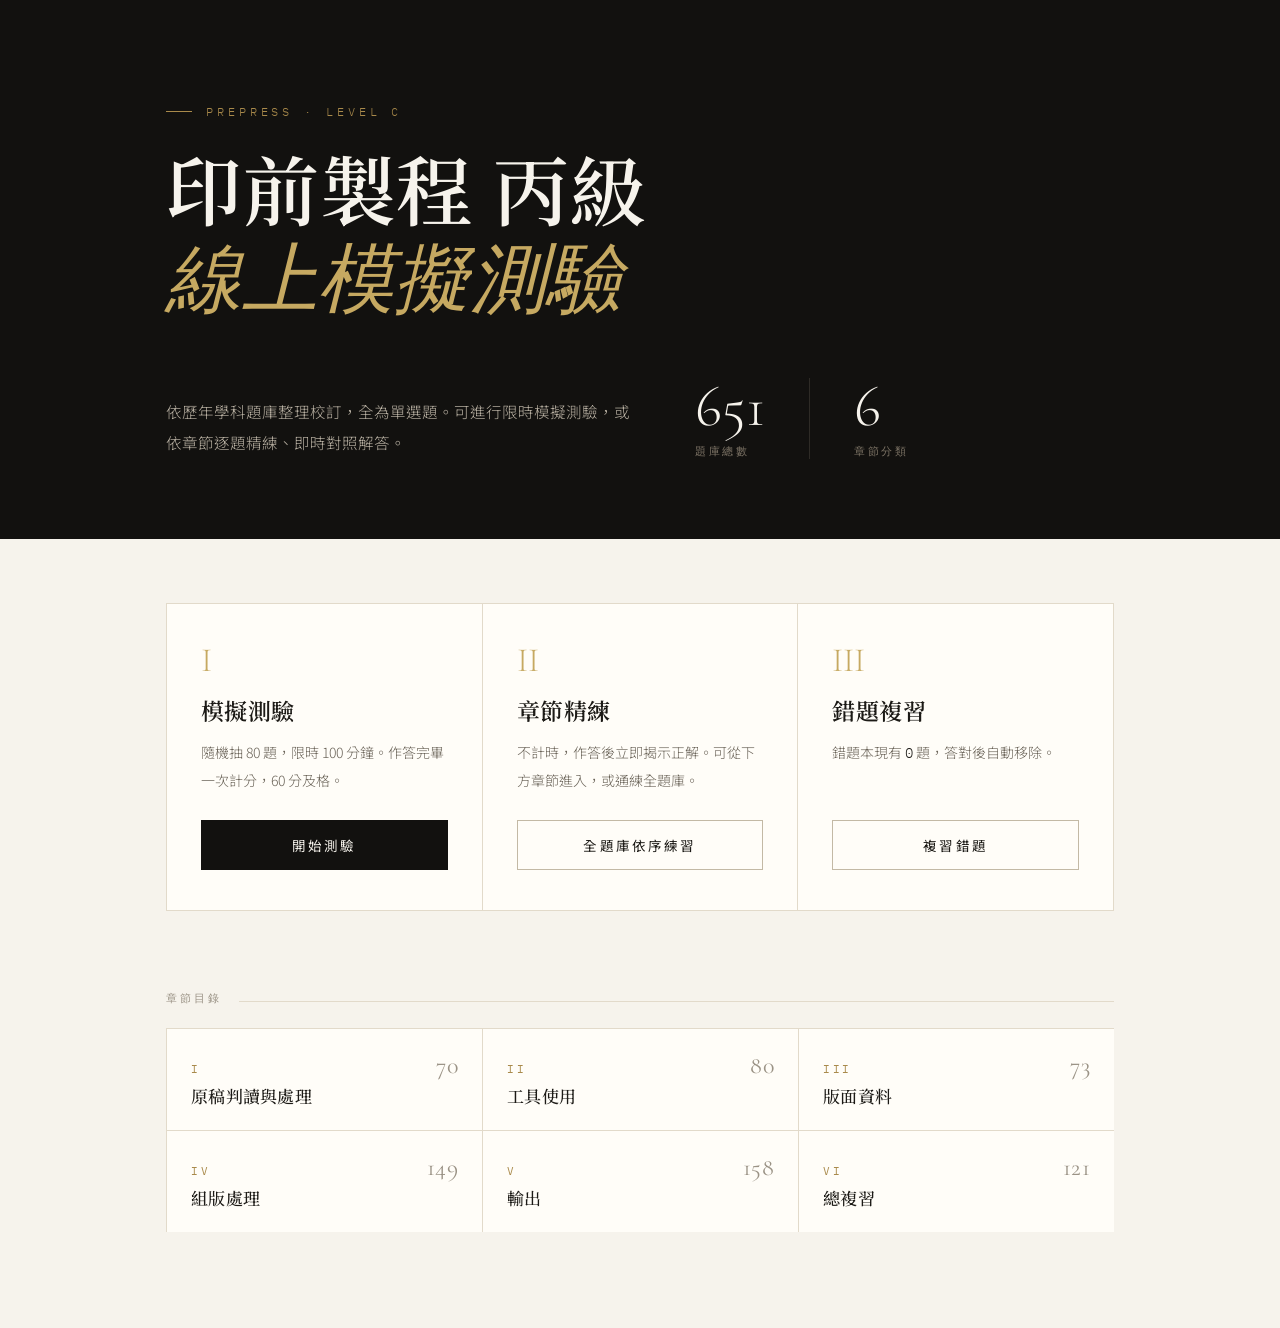
<file: index.html>
<!DOCTYPE html>
<html lang="zh-Hant">
<head>
<meta charset="utf-8">
<meta name="viewport" content="width=device-width, initial-scale=1">
<title>印前製程丙級 線上模擬測驗</title>
<link rel="preconnect" href="https://fonts.googleapis.com">
<link rel="preconnect" href="https://fonts.gstatic.com" crossorigin>
<link href="https://fonts.googleapis.com/css2?family=Noto+Serif+TC:wght@500;600;700;900&family=Noto+Sans+TC:wght@300;400;500;700&family=Cormorant+Garamond:ital,wght@0,400;0,600;1,400&family=IBM+Plex+Mono:wght@400;500&display=swap" rel="stylesheet">
<link rel="stylesheet" href="./style.css">
<script src="./questions.js" defer></script>
<script src="./app.js" defer></script>
</head>
<body>
<div class="app">

  <!-- ==================== 載入中 ==================== -->
  <section id="view-loading" class="loading">載入題庫中…</section>

  <!-- ==================== 首頁 ==================== -->
  <section id="view-home" hidden>
    <header class="hero">
      <div class="wrap">
        <div class="eyebrow"><span>Prepress · Level C</span></div>
        <h1 class="hero-title">印前製程 丙級<br><span>線上模擬測驗</span></h1>
        <div class="hero-meta">
          <p class="hero-lead">依歷年學科題庫整理校訂，全為單選題。可進行限時模擬測驗，或依章節逐題精練、即時對照解答。</p>
          <div class="hero-stats">
            <div>
              <div class="hero-num" id="bank-count">0</div>
              <div class="hero-label">題庫總數</div>
            </div>
            <div class="hero-divider"></div>
            <div>
              <div class="hero-num" id="chapter-count">0</div>
              <div class="hero-label">章節分類</div>
            </div>
          </div>
        </div>
      </div>
    </header>

    <main class="wrap page-body">
      <div id="resume-card" class="resume-card" hidden>
        <div>
          <div class="mono-label">RESUME</div>
          <div class="resume-label" id="saved-label"></div>
        </div>
        <div class="btn-row">
          <button class="btn btn--dark" data-action="resume">繼續作答</button>
          <button class="btn btn--ghost" data-action="discard">丟棄</button>
        </div>
      </div>

      <div class="modes">
        <article class="mode-card">
          <div class="mode-num">I</div>
          <h2>模擬測驗</h2>
          <p>隨機抽 <span id="exam-count"></span> 題，限時 <span id="exam-minutes"></span> 分鐘。作答完畢一次計分，<span id="pass-score"></span> 分及格。</p>
          <button class="btn btn--dark" data-action="startExam">開始測驗</button>
        </article>
        <article class="mode-card">
          <div class="mode-num">II</div>
          <h2>章節精練</h2>
          <p>不計時，作答後立即揭示正解。可從下方章節進入，或通練全題庫。</p>
          <button class="btn btn--outline" data-action="startAll">全題庫依序練習</button>
        </article>
        <article class="mode-card">
          <div class="mode-num">III</div>
          <h2>錯題複習</h2>
          <p>錯題本現有 <span class="inline-num" id="home-wrong-count">0</span> 題，答對後自動移除。</p>
          <button class="btn btn--outline" data-action="startWrong">複習錯題</button>
        </article>
      </div>

      <div class="section-head"><h3>章節目錄</h3></div>
      <div class="chapters" id="chapter-list"></div>

      <div class="history" id="history" hidden>
        <div class="section-head"><h3>近期紀錄</h3></div>
        <div id="history-list"></div>
      </div>
    </main>
  </section>

  <!-- ==================== 作答頁 ==================== -->
  <section id="view-quiz" hidden>
    <div class="toolbar">
      <div class="wrap wrap--quiz toolbar-inner">
        <button class="btn btn--ghost btn--sm" data-action="home">← 首頁</button>
        <div class="toolbar-title">
          <div class="mono-label" id="quiz-mode"></div>
          <div class="quiz-pos">第 <span id="quiz-no"></span> / <span id="quiz-total"></span> 題<span class="quiz-answered">　已答 <span id="quiz-answered"></span></span></div>
        </div>
        <div class="timer" id="timer" hidden></div>
        <button class="btn btn--ghost btn--sm" data-action="togglePalette">題號</button>
        <button class="btn btn--dark btn--submit" data-action="submit">交卷</button>
      </div>
      <div class="progress"><div class="progress-bar" id="progress-bar"></div></div>
    </div>

    <div class="wrap wrap--quiz page-body">
      <div class="palette" id="palette" hidden></div>

      <div class="q-card">
        <div class="q-head">
          <div class="q-num" id="q-num"></div>
          <div class="q-chapter" id="q-chapter"></div>
        </div>
        <p class="q-text" id="q-text"></p>
        <div class="options" id="options"></div>
        <div class="feedback" id="feedback" hidden></div>
      </div>

      <div class="seg quiz-nav">
        <button class="seg-btn" data-action="prev">上一題</button>
        <button class="seg-btn seg-btn--primary" data-action="next">下一題</button>
      </div>
      <p class="key-hint">A–D / 1–4 作答　←→ 換題</p>
    </div>
  </section>

  <!-- ==================== 成績頁 ==================== -->
  <section id="view-result" hidden>
    <header class="hero hero--result">
      <div class="wrap wrap--result">
        <div class="eyebrow"><span id="result-mode"></span></div>
        <div class="result-summary">
          <div class="score">
            <div class="score-num" id="score"></div>
            <div class="score-side">
              <span class="score-unit">分</span>
              <span class="pass-badge" id="pass-badge"></span>
            </div>
          </div>
          <div class="stats" id="stats"></div>
        </div>
      </div>
    </header>

    <main class="wrap wrap--result page-body">
      <div class="seg result-actions">
        <button class="seg-btn seg-btn--primary" data-action="retry">再測一次</button>
        <button class="seg-btn" data-action="startWrong">複習錯題（<span id="result-wrong-count">0</span>）</button>
        <button class="seg-btn seg-btn--muted" data-action="home">回首頁</button>
      </div>

      <div class="section-head"><h3>章節正確率</h3></div>
      <div class="breakdown" id="breakdown"></div>

      <div class="section-head"><h3>檢討 · 答錯與未作答</h3></div>
      <div class="review" id="review"></div>
      <p class="all-correct" id="all-correct" hidden>全部答對，沒有需要檢討的題目。</p>
    </main>
  </section>

</div>
</body>
</html>
</file>
<file: style.css>
/* ==========================================================
   印前製程丙級 線上模擬測驗 — 樣式
   ========================================================== */

:root {
  /* 色彩 */
  --ink: #12110F;          /* 深色底 */
  --text: #1C1A16;         /* 主文字 */
  --paper: #F6F3EC;        /* 頁面底色 */
  --card: #FFFDF8;         /* 卡片底色 */
  --line: #E2DACA;         /* 分隔線 */
  --line-soft: #EAE3D5;
  --track: #E7E0D1;        /* 進度條底 */
  --border: #DCD5C8;
  --border-strong: #C3B9A5;
  --gold: #A98A4B;
  --gold-light: #C6A961;
  --gold-link: #8A6D2F;
  --gold-pale: #E4D6B4;
  --muted: #6B6459;
  --muted-2: #8A8274;
  --faint: #9A9285;
  --dim: #7C7365;
  --hero-text: #B8B0A2;
  --hero-rule: #2E2B26;
  --green: #1F4F45;
  --green-bg: #F4F7F3;
  --red: #8E2C36;
  --red-bg: #FBF3F2;
  --red-light: #D48A90;

  /* 字型 */
  --serif: "Noto Serif TC", serif;
  --sans: "Noto Sans TC", system-ui, sans-serif;
  --display: "Cormorant Garamond", serif;
  --mono: "IBM Plex Mono", monospace;
}

/* ---------- 基礎 ---------- */
* { box-sizing: border-box; }
html { scroll-behavior: smooth; }
body {
  margin: 0;
  background: var(--ink);
  color: var(--text);
  font-family: var(--sans);
  font-weight: 300;
  -webkit-font-smoothing: antialiased;
}
a { color: var(--gold-link); text-decoration: none; }
a:hover { color: var(--text); }
button { font-family: inherit; letter-spacing: .02em; cursor: pointer; }
::selection { background: var(--gold-pale); color: var(--text); }
[hidden] { display: none !important; }

.app {
  min-height: 100vh;
  background: var(--paper);
  position: relative;
  overflow-x: hidden;
}

/* ---------- 版面容器 ---------- */
.wrap { max-width: 1060px; margin: 0 auto; padding: 0 clamp(24px, 5vw, 56px); }
.wrap--result { max-width: 1000px; }
.wrap--quiz { max-width: 940px; padding: 0 clamp(20px, 4vw, 40px); }
.page-body { padding-bottom: 96px; }

/* ---------- 共用文字 ---------- */
.mono-label {
  font-family: var(--mono);
  font-size: 10.5px;
  letter-spacing: .26em;
  color: var(--gold);
}

.section-head {
  display: flex;
  align-items: baseline;
  gap: 16px;
  margin: clamp(52px, 7vw, 80px) 0 22px;
}
.section-head::after { content: ""; flex: 1; height: 1px; background: var(--line); }
.section-head h3 {
  margin: 0;
  font-family: var(--mono);
  font-size: 10.5px;
  font-weight: 400;
  letter-spacing: .3em;
  color: var(--faint);
}

/* ---------- 按鈕 ---------- */
.btn {
  border: 1px solid transparent;
  font-size: 13.5px;
  letter-spacing: .16em;
  padding: 14px 18px;
}
.btn--sm { font-size: 12.5px; letter-spacing: .12em; padding: 9px 14px; }

.btn--dark { border-color: var(--ink); background: var(--ink); color: var(--paper); }
.btn--dark:hover { background: var(--gold); border-color: var(--gold); }

.btn--outline { border-color: var(--border-strong); background: transparent; color: var(--text); }
.btn--outline:hover { background: var(--ink); border-color: var(--ink); color: var(--paper); }

.btn--ghost { border-color: var(--border); background: transparent; color: var(--muted); }
.btn--ghost:hover { border-color: var(--text); color: var(--text); }

/* 以 1px 間隙相連的按鈕列 */
.seg { display: flex; gap: 1px; background: var(--line); border: 1px solid var(--line); }
.seg-btn {
  flex: 1;
  border: none;
  background: var(--card);
  color: var(--text);
  font-size: 13.5px;
  letter-spacing: .16em;
  padding: 16px 22px;
}
.seg-btn:hover { background: var(--ink); color: var(--paper); }
.seg-btn--primary { background: var(--ink); color: var(--paper); }
.seg-btn--primary:hover { background: var(--gold); }
.seg-btn--muted { color: var(--muted); }

/* ---------- 深色頁首 ---------- */
.hero {
  background: var(--ink);
  color: var(--paper);
  padding: clamp(56px, 9vw, 104px) 0 clamp(48px, 7vw, 80px);
}
.hero--result { padding: clamp(52px, 8vw, 92px) 0 clamp(44px, 6vw, 72px); }

.eyebrow { display: flex; align-items: center; gap: 14px; }
.eyebrow::before { content: ""; width: 26px; height: 1px; background: var(--gold); }
.eyebrow span {
  font-family: var(--mono);
  font-size: 11.5px;
  letter-spacing: .34em;
  color: var(--gold);
  text-transform: uppercase;
}
.hero--result .eyebrow span { font-size: 10.5px; letter-spacing: .3em; }

.hero-title {
  margin: 26px 0 0;
  font-family: var(--serif);
  font-weight: 600;
  font-size: clamp(38px, 7.2vw, 76px);
  line-height: 1.12;
  letter-spacing: .01em;
  color: var(--paper);
}
.hero-title span {
  font-family: var(--display);
  font-weight: 400;
  font-style: italic;
  letter-spacing: 0;
  color: var(--gold-light);
}
.hero-meta {
  display: flex;
  flex-wrap: wrap;
  gap: clamp(28px, 5vw, 64px);
  margin-top: clamp(36px, 5vw, 54px);
  align-items: flex-end;
}
.hero-lead {
  margin: 0;
  max-width: 30em;
  font-size: 15.5px;
  line-height: 2.05;
  color: var(--hero-text);
  text-wrap: pretty;
}
.hero-stats { display: flex; gap: clamp(24px, 4vw, 44px); }
.hero-divider { width: 1px; background: var(--hero-rule); }
.hero-num {
  font-family: var(--display);
  font-size: clamp(40px, 6vw, 58px);
  line-height: 1;
  color: var(--paper);
}
.hero-label {
  margin-top: 8px;
  font-family: var(--mono);
  font-size: 10.5px;
  letter-spacing: .26em;
  color: var(--dim);
}

/* ---------- 首頁 ---------- */
.resume-card {
  position: relative;
  margin-top: -28px;
  background: var(--card);
  border: 1px solid var(--line);
  box-shadow: 0 18px 40px -24px rgba(18, 17, 15, .35);
  padding: 24px clamp(22px, 3vw, 34px);
  display: flex;
  flex-wrap: wrap;
  gap: 18px;
  align-items: center;
  justify-content: space-between;
}
.resume-label {
  margin-top: 7px;
  font-family: var(--serif);
  font-size: 17px;
  font-weight: 500;
}
.btn-row { display: flex; gap: 10px; flex-wrap: wrap; }
.btn-row .btn { letter-spacing: .14em; padding: 13px 24px; }
.btn-row .btn--ghost { color: var(--muted-2); }

.modes {
  display: grid;
  grid-template-columns: repeat(auto-fit, minmax(252px, 1fr));
  gap: 1px;
  background: var(--line);
  border: 1px solid var(--line);
  margin-top: clamp(44px, 6vw, 64px);
}
.mode-card {
  background: var(--card);
  padding: clamp(28px, 3.4vw, 40px) clamp(24px, 3vw, 34px);
  display: flex;
  flex-direction: column;
}
.mode-num { font-family: var(--display); font-size: 34px; line-height: 1; color: var(--gold-light); }
.mode-card h2 {
  margin: 16px 0 0;
  font-family: var(--serif);
  font-size: 23px;
  font-weight: 600;
  letter-spacing: .02em;
}
.mode-card p { flex: 1; margin: 12px 0 0; font-size: 14px; line-height: 1.95; color: var(--muted); }
.mode-card .btn { margin-top: 26px; }
.inline-num { font-family: var(--mono); color: var(--text); }

.chapters {
  display: grid;
  grid-template-columns: repeat(auto-fill, minmax(248px, 1fr));
  gap: 1px;
  background: var(--line);
  border-top: 1px solid var(--line);
  border-left: 1px solid var(--line);
}
.chapter {
  display: flex;
  justify-content: space-between;
  align-items: baseline;
  gap: 12px;
  text-align: left;
  border: none;
  background: var(--card);
  padding: 22px 24px;
}
.chapter-info { display: flex; flex-direction: column; gap: 7px; }
.chapter-num { font-family: var(--mono); font-size: 10.5px; letter-spacing: .24em; color: var(--gold); }
.chapter-name { font-family: var(--serif); font-size: 17px; font-weight: 500; color: var(--text); }
.chapter-count { font-family: var(--display); font-size: 24px; color: var(--faint); }
.chapter:hover { background: var(--ink); }
.chapter:hover .chapter-name { color: var(--paper); }
.chapter:hover .chapter-count { color: var(--gold-light); }

.history .section-head { margin-bottom: 8px; }
.history-row {
  display: flex;
  gap: 18px;
  align-items: baseline;
  padding: 16px 0;
  border-bottom: 1px solid var(--line-soft);
  font-size: 14.5px;
  color: var(--muted);
}
.history-date { font-family: var(--mono); font-size: 12.5px; letter-spacing: .08em; color: var(--faint); }
.history-mode { flex: 1; }
.history-score { font-family: var(--display); font-size: 24px; color: var(--text); }

/* ---------- 作答頁 ---------- */
.toolbar {
  position: sticky;
  top: 0;
  z-index: 5;
  background: rgba(246, 243, 236, .94);
  backdrop-filter: blur(10px);
  border-bottom: 1px solid var(--line);
}
.toolbar-inner {
  display: flex;
  align-items: center;
  flex-wrap: wrap;
  gap: clamp(12px, 2vw, 22px);
  padding-top: 16px;
  padding-bottom: 16px;
}
.toolbar-title { flex: 1; min-width: 140px; }
.toolbar-title .mono-label { letter-spacing: .24em; }
.quiz-pos { margin-top: 4px; font-family: var(--serif); font-size: 15px; font-weight: 500; }
.quiz-answered { font-family: var(--sans); font-size: 13px; font-weight: 400; color: var(--faint); }
.timer {
  font-family: var(--mono);
  font-size: 21px;
  letter-spacing: .06em;
  font-variant-numeric: tabular-nums;
}
.btn--submit { font-size: 12.5px; padding: 10px 20px; }

.progress { height: 2px; background: var(--track); }
.progress-bar { height: 100%; width: 0; background: var(--gold); transition: width .25s ease; }

.palette { display: flex; flex-wrap: wrap; gap: 5px; padding: 22px 0 2px; }
.pal-btn {
  width: 36px;
  height: 32px;
  font-family: var(--mono);
  font-size: 11.5px;
  border: 1px solid var(--border);
  background: transparent;
  color: var(--faint);
  outline-offset: 2px;
}
.pal-btn.is-done { border-color: var(--ink); background: var(--ink); color: var(--paper); }
.pal-btn.is-here { border-color: var(--ink); outline: 1px solid var(--gold); }

.q-card {
  margin-top: clamp(40px, 6vw, 64px);
  background: var(--card);
  border: 1px solid var(--line);
  box-shadow: 0 24px 60px -40px rgba(18, 17, 15, .4);
  padding: clamp(28px, 5vw, 56px);
}
.q-head {
  display: flex;
  flex-wrap: wrap;
  gap: 16px;
  align-items: baseline;
  padding-bottom: 18px;
  border-bottom: 1px solid var(--line-soft);
}
.q-num { font-family: var(--display); font-size: 30px; line-height: 1; color: var(--gold-light); }
.q-chapter { font-family: var(--mono); font-size: 10.5px; letter-spacing: .24em; color: var(--faint); }
.q-text {
  margin: 26px 0 32px;
  font-family: var(--serif);
  font-size: clamp(19px, 2.3vw, 24px);
  font-weight: 500;
  line-height: 1.85;
  text-wrap: pretty;
}

.options {
  display: flex;
  flex-direction: column;
  gap: 1px;
  background: var(--line-soft);
  border-top: 1px solid var(--line-soft);
  border-bottom: 1px solid var(--line-soft);
}
.option {
  display: flex;
  align-items: flex-start;
  gap: 16px;
  width: 100%;
  text-align: left;
  border: none;
  background: var(--card);
  color: var(--text);
  padding: 17px clamp(16px, 2.4vw, 24px);
  transition: background .16s;
}
.options.is-revealed .option { cursor: default; }
.option-badge {
  display: flex;
  align-items: center;
  justify-content: center;
  flex-shrink: 0;
  width: 26px;
  height: 26px;
  margin-top: 2px;
  font-family: var(--mono);
  font-size: 11.5px;
  letter-spacing: .08em;
  border: 1px solid var(--border);
  color: var(--faint);
}
.option-text { flex: 1; font-size: 16px; line-height: 1.85; font-weight: 400; }
.option-mark {
  flex-shrink: 0;
  min-width: 2.6em;
  margin-top: 6px;
  text-align: right;
  font-family: var(--mono);
  font-size: 10.5px;
  letter-spacing: .2em;
}

.option.is-picked { background: var(--ink); color: var(--paper); }
.option.is-picked .option-badge { background: var(--gold); border-color: var(--gold); color: var(--ink); }
.option.is-right { background: var(--green-bg); }
.option.is-right .option-badge { background: var(--green); border-color: var(--green); color: var(--paper); }
.option.is-right .option-mark { color: var(--green); }
.option.is-wrong { background: var(--red-bg); }
.option.is-wrong .option-badge { background: var(--red); border-color: var(--red); color: var(--paper); }
.option.is-wrong .option-mark { color: var(--red); }

.feedback {
  margin-top: 28px;
  padding-left: 18px;
  border-left: 2px solid;
  font-family: var(--serif);
  font-size: 16px;
  font-weight: 500;
  line-height: 1.85;
}
.feedback.is-ok { color: var(--green); border-color: var(--green); }
.feedback.is-bad { color: var(--red); border-color: var(--red); }

.quiz-nav { margin-top: 26px; }
.quiz-nav .seg-btn { letter-spacing: .14em; }
.quiz-nav .seg-btn--primary { flex: 2; letter-spacing: .18em; }
.key-hint {
  margin: 20px 0 0;
  font-family: var(--mono);
  font-size: 11.5px;
  letter-spacing: .14em;
  color: var(--faint);
}

/* ---------- 成績頁 ---------- */
.result-summary {
  display: flex;
  flex-wrap: wrap;
  gap: clamp(30px, 6vw, 72px);
  align-items: flex-end;
  margin-top: 28px;
}
.score { display: flex; align-items: baseline; gap: 16px; }
.score-num {
  font-family: var(--display);
  font-weight: 400;
  font-size: clamp(76px, 15vw, 144px);
  line-height: .88;
  color: var(--paper);
}
.score-side { display: flex; flex-direction: column; gap: 12px; }
.score-unit { font-family: var(--serif); font-size: 16px; color: var(--hero-text); }
.pass-badge {
  padding: 7px 13px;
  border: 1px solid;
  font-family: var(--mono);
  font-size: 10.5px;
  letter-spacing: .26em;
  white-space: nowrap;
}
.pass-badge.is-pass { border-color: var(--gold); color: var(--gold-light); }
.pass-badge.is-fail { border-color: var(--red); color: var(--red-light); }

.stats { display: flex; flex-wrap: wrap; gap: clamp(22px, 4vw, 48px); padding-bottom: 10px; }
.stat-value { font-family: var(--display); font-size: 32px; line-height: 1; color: var(--paper); }
.stat-value.is-bad { color: var(--red-light); }
.stat-label {
  margin-top: 8px;
  font-family: var(--mono);
  font-size: 10px;
  letter-spacing: .24em;
  color: var(--dim);
}

.result-actions { flex-wrap: wrap; margin-top: clamp(36px, 5vw, 52px); }
.result-actions .seg-btn { min-width: 150px; padding: 16px 20px; }

.breakdown { display: flex; flex-direction: column; gap: 20px; }
.breakdown-head {
  display: flex;
  justify-content: space-between;
  align-items: baseline;
  margin-bottom: 9px;
}
.breakdown-name { font-family: var(--serif); font-size: 16px; font-weight: 500; }
.breakdown-label { font-family: var(--mono); font-size: 12.5px; letter-spacing: .08em; color: var(--muted); }
.bar { height: 4px; background: var(--track); }
.bar span { display: block; height: 100%; transition: width .4s ease; }
.bar .is-good { background: var(--green); }
.bar .is-bad { background: var(--red); }

.review { display: flex; flex-direction: column; gap: 1px; background: var(--line); border: 1px solid var(--line); }
.review-item { background: var(--card); padding: clamp(22px, 3vw, 32px); }
.review-head { display: flex; gap: 14px; align-items: baseline; }
.review-num { font-family: var(--display); font-size: 24px; line-height: 1; color: var(--gold-light); }
.review-chapter { font-family: var(--mono); font-size: 10.5px; letter-spacing: .24em; color: var(--faint); }
.review-text {
  margin: 12px 0 18px;
  font-family: var(--serif);
  font-size: 17px;
  font-weight: 500;
  line-height: 1.85;
  text-wrap: pretty;
}
.review-answers { display: flex; flex-direction: column; gap: 9px; font-size: 15px; line-height: 1.8; }
.review-answers > div { display: flex; gap: 12px; }
.review-tag {
  flex-shrink: 0;
  padding-top: 5px;
  font-family: var(--mono);
  font-size: 10.5px;
  letter-spacing: .2em;
  color: var(--faint);
}
.review-yours { color: var(--red); }
.review-correct { color: var(--green); font-weight: 500; }
.all-correct { margin: 0; font-family: var(--serif); font-size: 17px; color: var(--muted); }

/* ---------- 載入中 ---------- */
.loading {
  max-width: 1000px;
  margin: 0 auto;
  padding: 96px clamp(24px, 5vw, 56px);
  font-family: var(--mono);
  font-size: 11.5px;
  letter-spacing: .3em;
  color: var(--faint);
}
</file>
